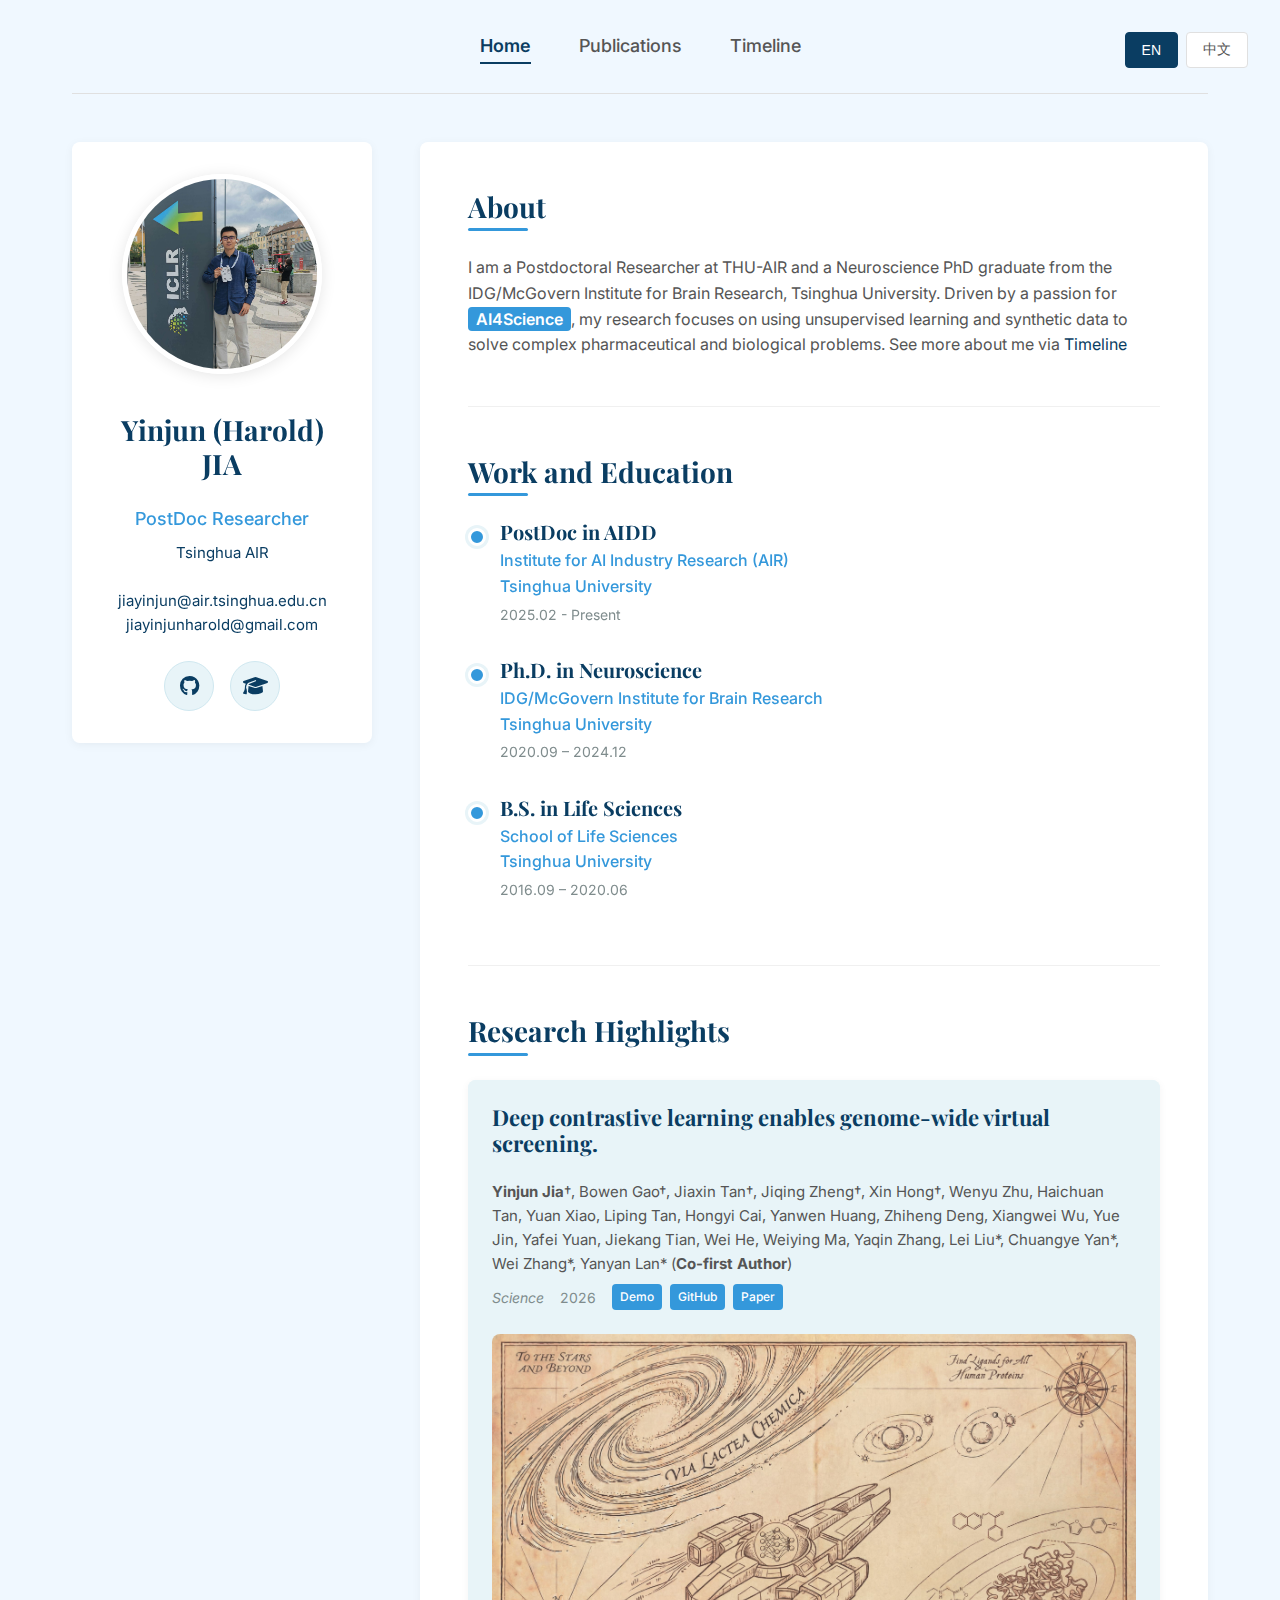
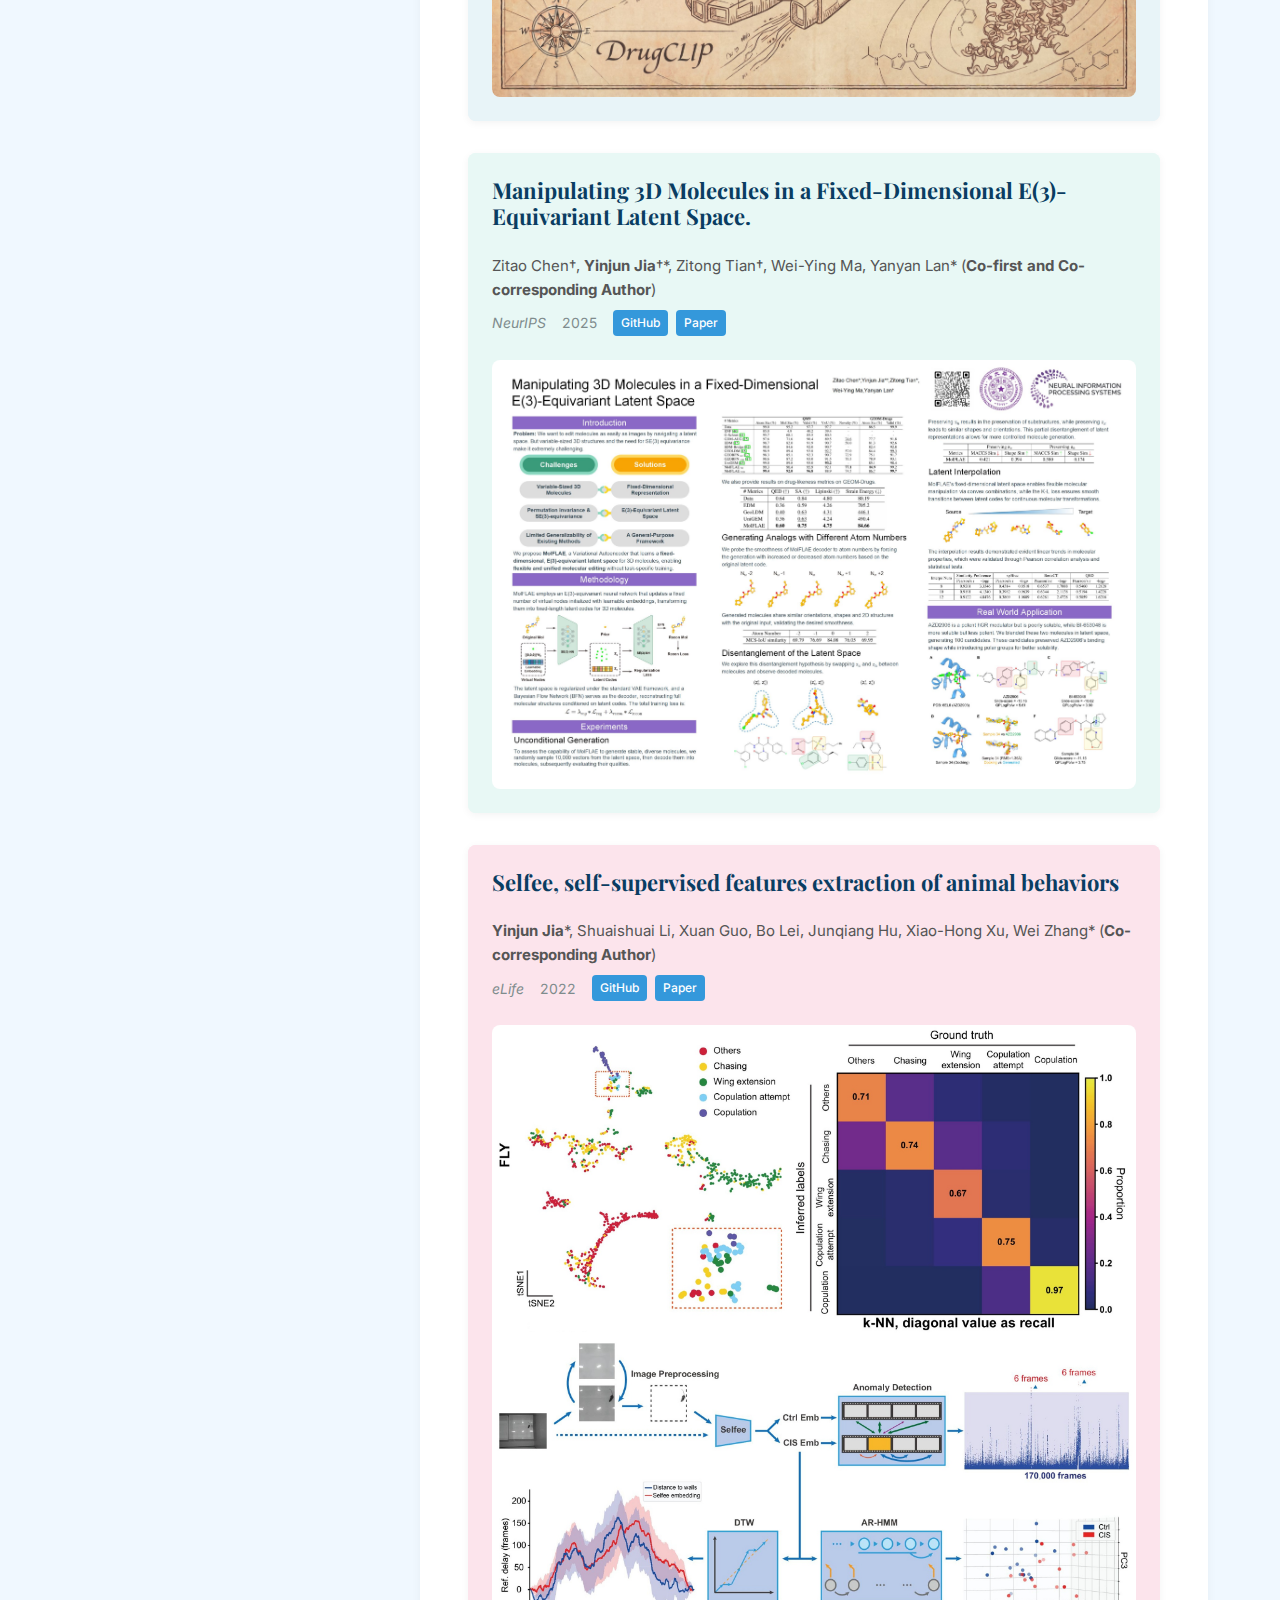
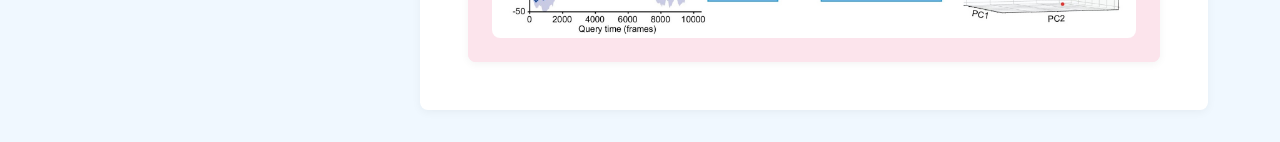
<file: index.html>
<!DOCTYPE html>
<html lang="en">
<head>
    <meta charset="UTF-8">
    <meta name="viewport" content="width=device-width, initial-scale=1.0">
    <title>Yinjun Harold JIA - Academic Homepage</title>
    <link rel="preconnect" href="https://fonts.googleapis.com">
    <link rel="preconnect" href="https://fonts.gstatic.com" crossorigin>
    <link href="https://fonts.googleapis.com/css2?family=Playfair+Display:wght@400;700&family=Inter:wght@300;400;500;600&display=swap" rel="stylesheet">
    <link rel="stylesheet" href="https://cdnjs.cloudflare.com/ajax/libs/font-awesome/6.4.0/css/all.min.css">
    <link rel="stylesheet" href="styles.css">
</head>
<body>
    <div class="container">
        <!-- Language Switcher -->
        <div class="language-switcher">
            <button id="en-btn" class="lang-btn active">EN</button>
            <button id="zh-btn" class="lang-btn">中文</button>
        </div>

        <!-- Navigation -->
        <nav class="navbar">
            <ul>
                <li><a href="index.html" class="nav-link active" data-en="Home" data-zh="首页">Home</a></li>
                <li><a href="publication.html" class="nav-link" data-en="Publications" data-zh="学术成果">Publications</a></li>
                <li><a href="timeline.html" class="nav-link" data-en="Timeline" data-zh="时间线">Timeline</a></li>
            </ul>
        </nav>

        <!-- Main Content -->
        <div class="main-content">
            <!-- Left Sidebar -->
            <aside class="sidebar">
                <div class="profile-photo">
                    <img src="images/profile.jpg" alt="Yinjun Harold JIA">
                </div>
                <div class="profile-info">
                    <h1 class="name" data-en="Yinjun (Harold) JIA" data-zh="贾寅君">Yinjun (Harold) JIA</h1>
                    <p class="title" data-en="PostDoc Researcher" data-zh="博士后研究员">PostDoc Researcher</p>
                    <p class="institution">
                        <a href="https://air.tsinghua.edu.cn" target="_blank" data-en="Tsinghua AIR" data-zh="清华智能产业研究院">Tsinghua AIR</a>
                    </p>
                    <p class="email">
                        <a href="mailto:jiayinjun@air.tsinghua.edu.cn">jiayinjun@air.tsinghua.edu.cn</a>
                        <br>
                        <a href="mailto:jiayinjunharold@gmail.com">jiayinjunharold@gmail.com</a>
                    </p>
                    <div class="links">
                        <a href="https://github.com/EBGU" target="_blank" class="social-link" title="GitHub">
                            <i class="fab fa-github"></i>
                        </a>
                        <a href="https://scholar.google.com/citations?user=y7j-CLUAAAAJ&hl=en" target="_blank" class="social-link" title="Google Scholar">
                            <i class="fas fa-graduation-cap"></i>
                        </a>
                    </div>
                </div>
            </aside>

            <!-- Right Content -->
            <main class="content">
                <!-- About Section -->
                <section class="section" id="about">
                    <h2 class="section-title" data-en="About" data-zh="个人简介">About</h2>
                    <p class="section-content" data-en="I am a Postdoctoral Researcher at THU-AIR and a Neuroscience PhD graduate from the IDG/McGovern Institute for Brain Research, Tsinghua University. Driven by a passion for <span class='highlight'>AI4Science</span>, my research focuses on using unsupervised learning and synthetic data to solve complex pharmaceutical and biological problems. See more about me via <a href='timeline.html'>Timeline</a>" data-zh="清华智能产业研究院博士后，清华麦戈文脑科学研究中心神经科学博士。目前深耕 <span class='highlight'>AI4Science</span> 领域，专注于通过无监督学习和合成数据探索前沿的生物医药课题。欢迎通过我的 <a href='timeline.html'>时间线</a> 来了解更多。">
                        I am a Postdoctoral Researcher at THU-AIR and a Neuroscience PhD graduate from the IDG/McGovern Institute for Brain Research, Tsinghua University. Driven by a passion for <span class='highlight'>AI4Science</span>, my research focuses on using unsupervised learning and synthetic data to solve complex pharmaceutical and biological problems. See more about me via <a href='timeline.html'>Timeline</a>
                    </p>
                </section>

                <!-- Work and Education Section -->
                <section class="section" id="work-education">
                    <h2 class="section-title" data-en="Work and Education" data-zh="工作与教育">Work and Education</h2>
                    <div class="section-content">
                        <div class="timeline-item">
                            <h3 class="item-title" data-en="PostDoc in AIDD" data-zh="AI药物发现博士后">PostDoc in AIDD</h3>
                            <p class="item-organization" data-en="Institute for AI Industry Research (AIR)<br>Tsinghua University" data-zh="清华大学智能产业研究院">Institute for AI Industry Research (AIR)<br>Tsinghua University</p>
                            <p class="item-date" data-en="2025.02 - Present" data-zh="2025年2月 - 至今">2025.02 - Present</p>
                        </div>
                        <div class="timeline-item">
                            <h3 class="item-title" data-en="Ph.D. in Neuroscience" data-zh="神经生物学博士">Ph.D. in Neuroscience</h3>
                            <p class="item-organization" data-en="IDG/McGovern Institute for Brain Research<br>Tsinghua University" data-zh="清华麦戈文脑科学研究中心">IDG/McGovern Institute for Brain Research<br>Tsinghua University</p>
                            <p class="item-date" data-en="2020.09 – 2024.12" data-zh="2020年9月 – 2024年12月">2020.09 – 2024.12</p>
                        </div>
                        <div class="timeline-item">
                            <h3 class="item-title" data-en="B.S. in Life Sciences" data-zh="生命科学学士">B.S. in Life Sciences</h3>
                            <p class="item-organization" data-en="School of Life Sciences<br>Tsinghua University" data-zh="清华大学生命科学学院">School of Life Sciences<br>Tsinghua University</p>
                            <p class="item-date" data-en="2016.09 – 2020.06" data-zh="2016年9月 – 2020年6月">2016.09 – 2020.06</p>
                        </div>
                    </div>
                </section>

                <!-- Research Highlights Section -->
                <section class="section" id="research-highlights">
                    <h2 class="section-title" data-en="Research Highlights" data-zh="代表性工作">Research Highlights</h2>
                    <div class="research-cards">
                        <div class="research-card">
                            <h3 class="card-title">Deep contrastive learning enables genome-wide virtual screening.</h3>
                            <p class="card-authors"><strong>Yinjun Jia</strong>†, Bowen Gao†, Jiaxin Tan†, Jiqing Zheng†, Xin Hong†, Wenyu Zhu, Haichuan Tan, Yuan Xiao, Liping Tan, Hongyi Cai, Yanwen Huang, Zhiheng Deng, Xiangwei Wu, Yue Jin, Yafei Yuan, Jiekang Tian, Wei He, Weiying Ma, Yaqin Zhang, Lei Liu*, Chuangye Yan*, Wei Zhang*, Yanyan Lan* (<strong>Co-first Author</strong>)</p>
                            <p class="card-journal">
                                <i>Science</i> 2026 
                                <span class="card-buttons">
                                    <a href="https://drugclip.com/index" target="_blank" class="card-button" data-en="Demo" data-zh="Demo">Demo</a>
                                    <a href="https://github.com/THU-ATOM/DrugCLIP_screen_pipeline" target="_blank" class="card-button" data-en="GitHub" data-zh="GitHub">GitHub</a>
                                    <a href="https://doi.org/10.1126/science.ads9530" target="_blank" class="card-button" data-en="Paper" data-zh="Paper">Paper</a>
                                </span>
                            </p>
                            <div class="card-image">
                                <img src="images/research1.jpg" alt="Research Image 1">
                            </div>
                        </div>
                        <div class="research-card">
                            <h3 class="card-title">Manipulating 3D Molecules in a Fixed-Dimensional E(3)-Equivariant Latent Space.</h3>
                            <p class="card-authors">Zitao Chen†, <strong>Yinjun Jia</strong>†*, Zitong Tian†, Wei-Ying Ma, Yanyan Lan* (<strong>Co-first and Co-corresponding Author</strong>)</p>
                            <p class="card-journal">
                                <i>NeurIPS</i> 2025 
                                <span class="card-buttons">
                                    <a href="https://github.com/MuZhao2333/MolFLAE" target="_blank" class="card-button" data-en="GitHub" data-zh="GitHub">GitHub</a>
                                    <a href="https://neurips.cc/virtual/2025/loc/san-diego/poster/119753" target="_blank" class="card-button" data-en="Paper" data-zh="Paper">Paper</a>
                                </span>
                            </p>
                            <div class="card-image">
                                <img src="images/research2.jpg" alt="Research Image 2">
                            </div>
                        </div>
                        <div class="research-card">
                            <h3 class="card-title">Selfee, self-supervised features extraction of animal behaviors</h3>
                            <p class="card-authors"><strong>Yinjun Jia</strong>*, Shuaishuai Li, Xuan Guo, Bo Lei, Junqiang Hu, Xiao-Hong Xu, Wei Zhang* (<strong>Co-corresponding Author</strong>)</p>
                            <p class="card-journal">
                                <i>eLife</i> 2022 
                                <span class="card-buttons">
                                    <a href="https://github.com/EBGU/Selfee" target="_blank" class="card-button" data-en="GitHub" data-zh="GitHub">GitHub</a>
                                    <a href="https://elifesciences.org/articles/76218" target="_blank" class="card-button" data-en="Paper" data-zh="Paper">Paper</a>
                                </span>
                            </p>
                            <div class="card-image">
                                <img src="images/research3.jpg" alt="Research Image 3">
                            </div>
                        </div>
                    </div>
                </section>
            </main>
        </div>
    </div>

    <script src="script.js"></script>
</body>
</html>
</file>
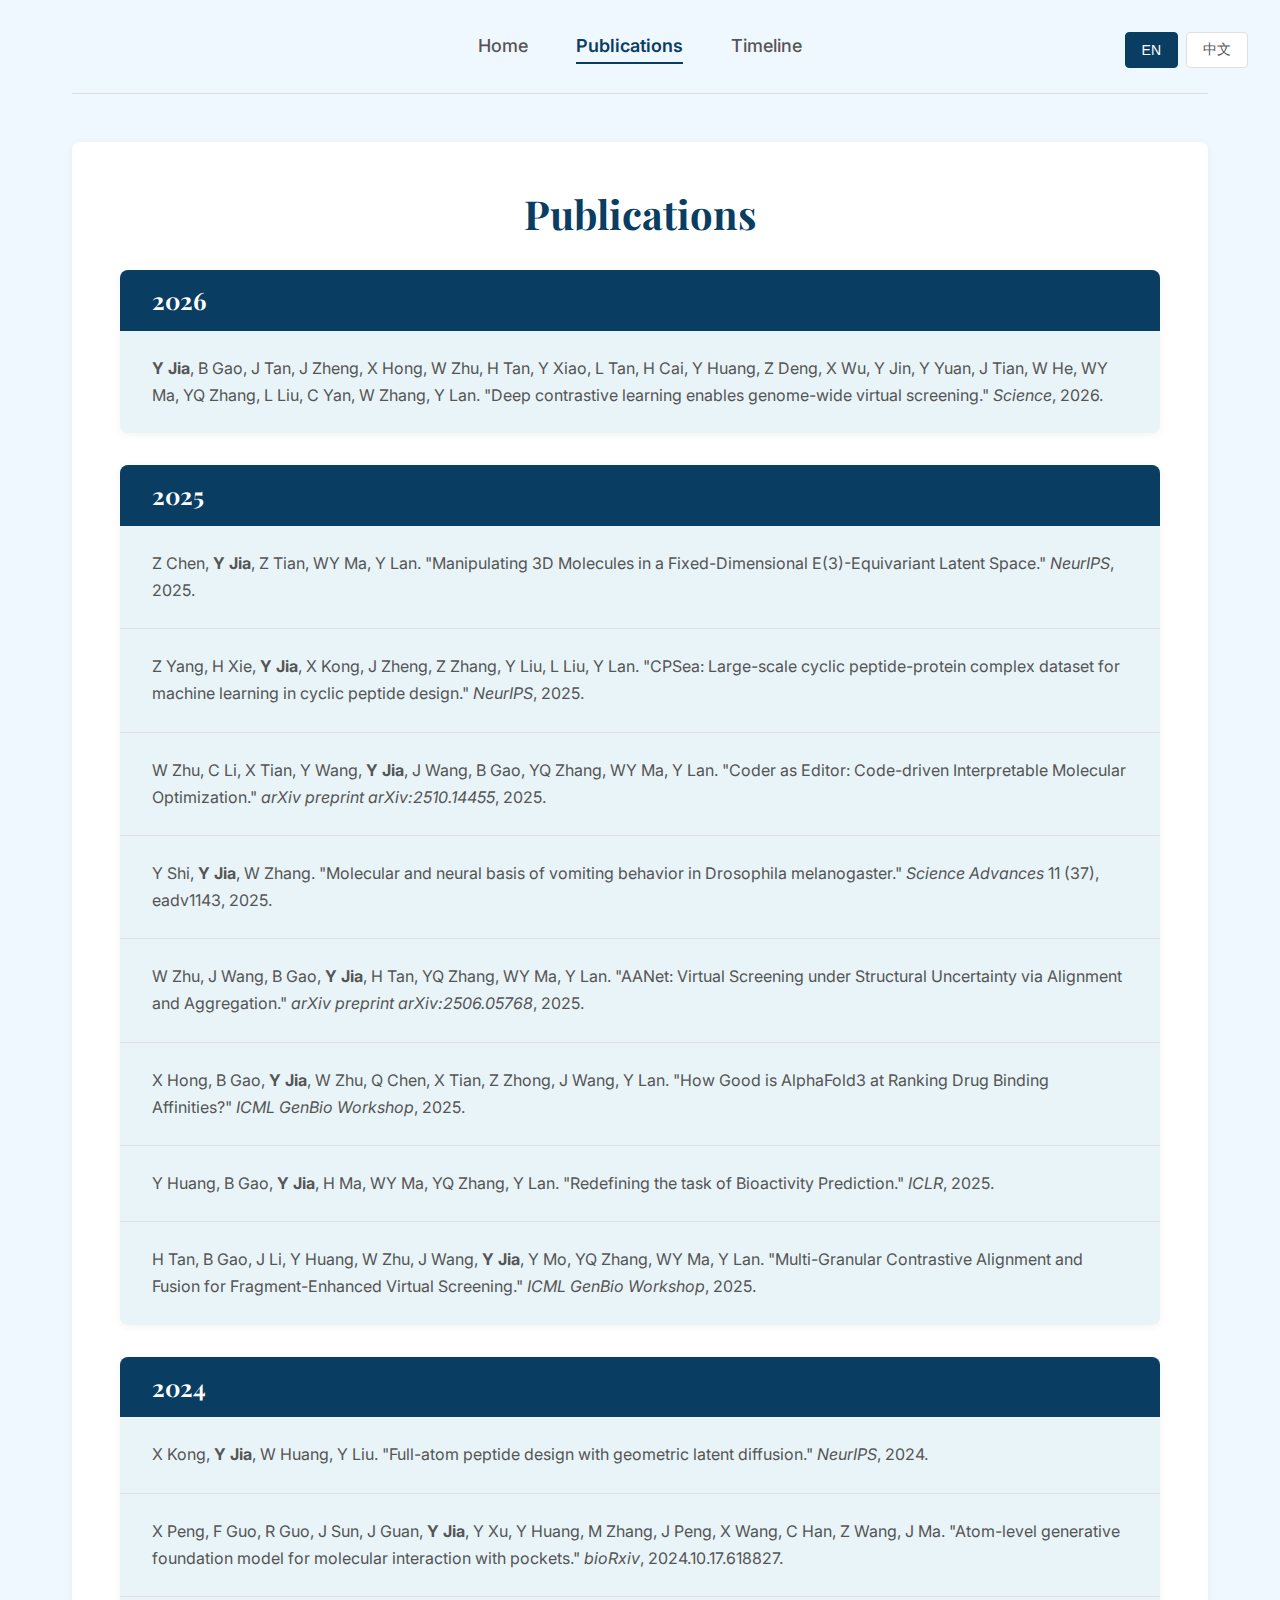
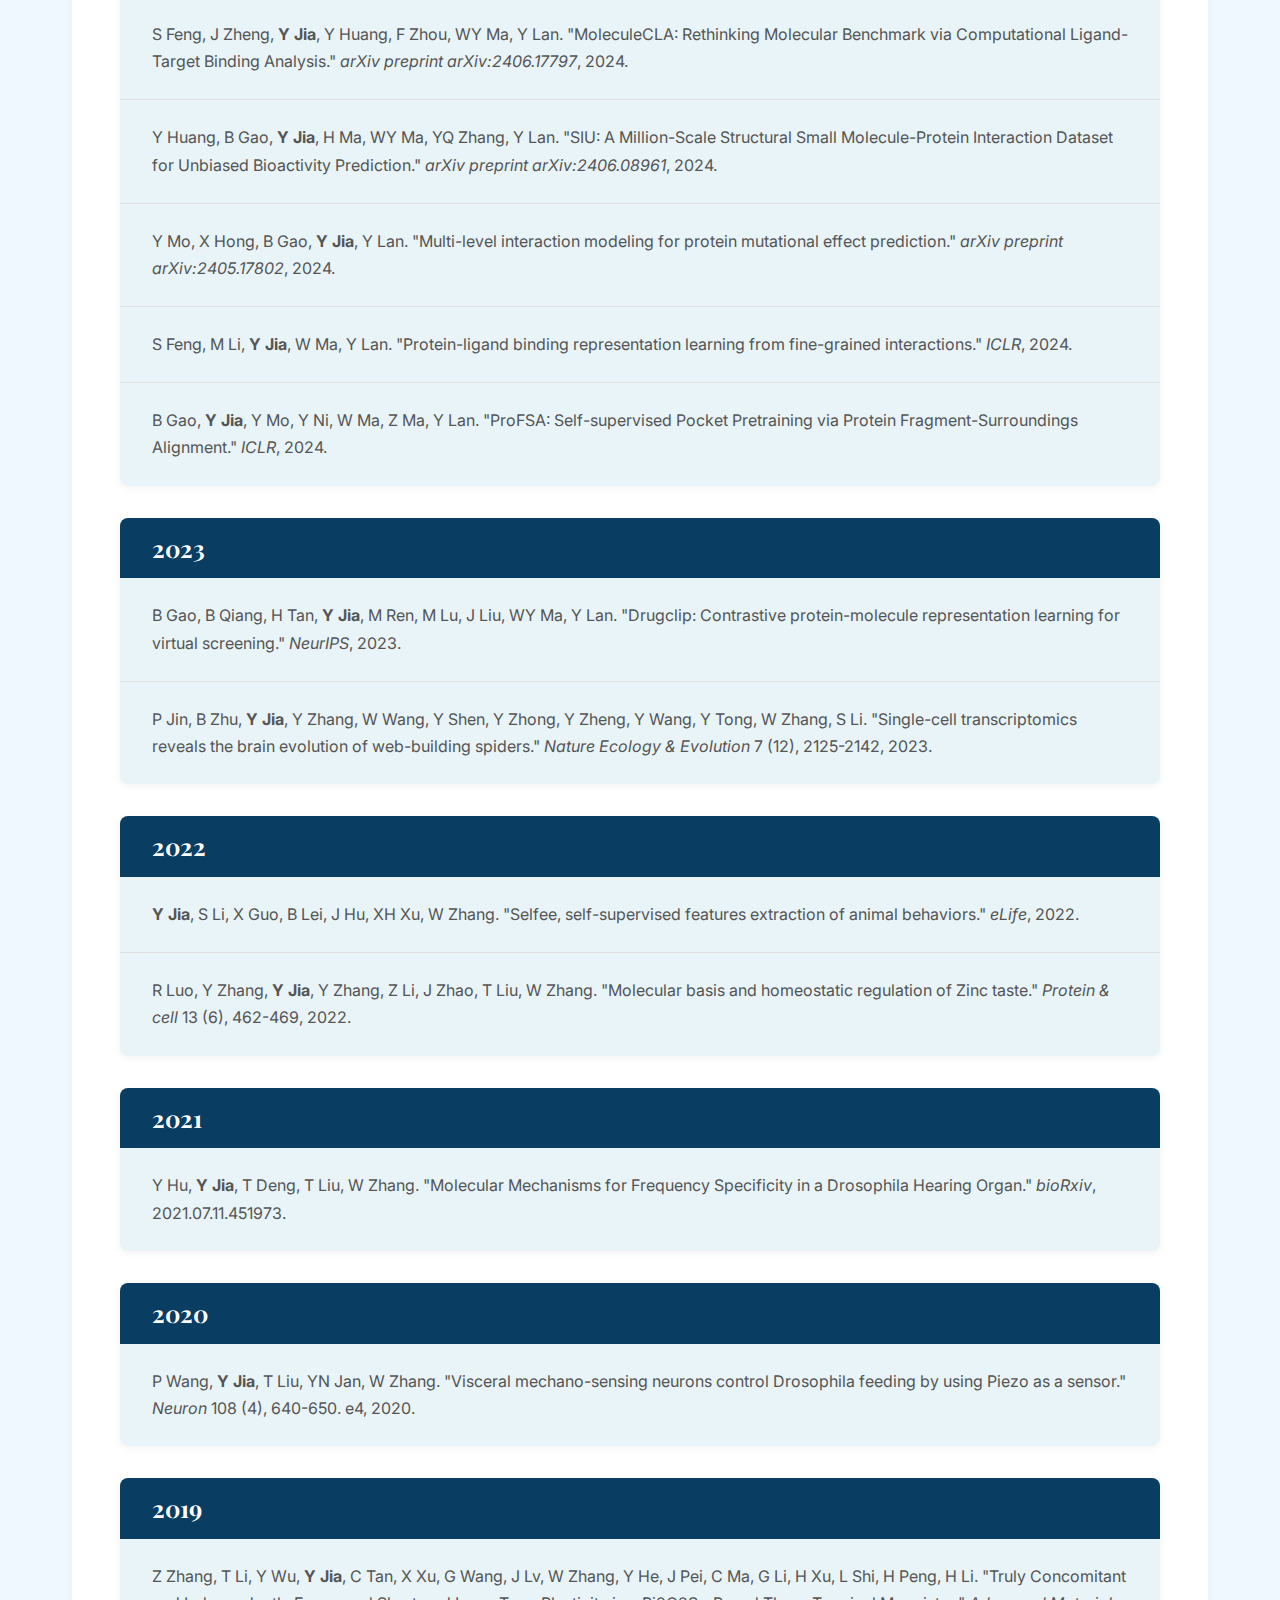
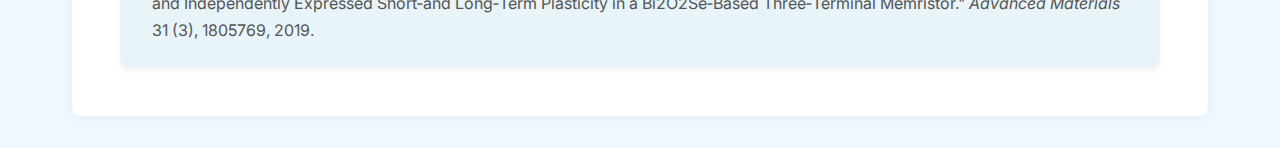
<file: publication.html>
<!DOCTYPE html>
<html lang="en">
<head>
    <meta charset="UTF-8">
    <meta name="viewport" content="width=device-width, initial-scale=1.0">
    <title>Publications - Yinjun Harold JIA</title>
    <link rel="preconnect" href="https://fonts.googleapis.com">
    <link rel="preconnect" href="https://fonts.gstatic.com" crossorigin>
    <link href="https://fonts.googleapis.com/css2?family=Playfair+Display:wght@400;700&family=Inter:wght@300;400;500;600&display=swap" rel="stylesheet">
    <link rel="stylesheet" href="styles.css">
</head>
<body>
    <div class="container">
        <!-- Language Switcher -->
        <div class="language-switcher">
            <button id="en-btn" class="lang-btn active">EN</button>
            <button id="zh-btn" class="lang-btn">中文</button>
        </div>

        <!-- Navigation -->
        <nav class="navbar">
            <ul>
                <li><a href="index.html" class="nav-link" data-en="Home" data-zh="首页">Home</a></li>
                <li><a href="publication.html" class="nav-link active" data-en="Publications" data-zh="学术成果">Publications</a></li>
                <li><a href="timeline.html" class="nav-link" data-en="Timeline" data-zh="时间线">Timeline</a></li>
            </ul>
        </nav>

        <!-- Main Content -->
        <div class="main-content">
            <main class="content full-width">
                <h1 class="page-title" data-en="Publications" data-zh="学术成果">Publications</h1>
                
                <!-- Publications by Year -->
                <div class="publications-container">
                    <!-- 2026 -->
                    <div class="year-section">
                        <h2 class="year-title">2026</h2>
                        <div class="publication-item">
                            <p class="publication-text"><strong>Y Jia</strong>, B Gao, J Tan, J Zheng, X Hong, W Zhu, H Tan, Y Xiao, L Tan, H Cai, Y Huang, Z Deng, X Wu, Y Jin, Y Yuan, J Tian, W He, WY Ma, YQ Zhang, L Liu, C Yan, W Zhang, Y Lan. "Deep contrastive learning enables genome-wide virtual screening." <i>Science</i>, 2026.</p>
                        </div>
                    </div>

                    <!-- 2025 -->
                    <div class="year-section">
                        <h2 class="year-title">2025</h2>
                        <div class="publication-item">
                            <p class="publication-text">Z Chen, <strong>Y Jia</strong>, Z Tian, WY Ma, Y Lan. "Manipulating 3D Molecules in a Fixed-Dimensional E(3)-Equivariant Latent Space." <i>NeurIPS</i>, 2025.</p>
                        </div>
                        <div class="publication-item">
                            <p class="publication-text">Z Yang, H Xie, <strong>Y Jia</strong>, X Kong, J Zheng, Z Zhang, Y Liu, L Liu, Y Lan. "CPSea: Large-scale cyclic peptide-protein complex dataset for machine learning in cyclic peptide design." <i>NeurIPS</i>, 2025.</p>
                        </div>
                        <div class="publication-item">
                            <p class="publication-text">W Zhu, C Li, X Tian, Y Wang, <strong>Y Jia</strong>, J Wang, B Gao, YQ Zhang, WY Ma, Y Lan. "Coder as Editor: Code-driven Interpretable Molecular Optimization." <i>arXiv preprint arXiv:2510.14455</i>, 2025.</p>
                        </div>
                        <div class="publication-item">
                            <p class="publication-text">Y Shi, <strong>Y Jia</strong>, W Zhang. "Molecular and neural basis of vomiting behavior in Drosophila melanogaster." <i>Science Advances</i> 11 (37), eadv1143, 2025.</p>
                        </div>
                        <div class="publication-item">
                            <p class="publication-text">W Zhu, J Wang, B Gao, <strong>Y Jia</strong>, H Tan, YQ Zhang, WY Ma, Y Lan. "AANet: Virtual Screening under Structural Uncertainty via Alignment and Aggregation." <i>arXiv preprint arXiv:2506.05768</i>, 2025.</p>
                        </div>
                        <div class="publication-item">
                            <p class="publication-text">X Hong, B Gao, <strong>Y Jia</strong>, W Zhu, Q Chen, X Tian, Z Zhong, J Wang, Y Lan. "How Good is AlphaFold3 at Ranking Drug Binding Affinities?" <i>ICML GenBio Workshop</i>, 2025.</p>
                        </div>
                        <div class="publication-item">
                            <p class="publication-text">Y Huang, B Gao, <strong>Y Jia</strong>, H Ma, WY Ma, YQ Zhang, Y Lan. "Redefining the task of Bioactivity Prediction." <i>ICLR</i>, 2025.</p>
                        </div>
                        <div class="publication-item">
                            <p class="publication-text">H Tan, B Gao, J Li, Y Huang, W Zhu, J Wang, <strong>Y Jia</strong>, Y Mo, YQ Zhang, WY Ma, Y Lan. "Multi-Granular Contrastive Alignment and Fusion for Fragment-Enhanced Virtual Screening." <i>ICML GenBio Workshop</i>, 2025.</p>
                        </div>
                    </div>

                    <!-- 2024 -->
                    <div class="year-section">
                        <h2 class="year-title">2024</h2>
                        <div class="publication-item">
                            <p class="publication-text">X Kong, <strong>Y Jia</strong>, W Huang, Y Liu. "Full-atom peptide design with geometric latent diffusion." <i>NeurIPS</i>, 2024.</p>
                        </div>
                        <div class="publication-item">
                            <p class="publication-text">X Peng, F Guo, R Guo, J Sun, J Guan, <strong>Y Jia</strong>, Y Xu, Y Huang, M Zhang, J Peng, X Wang, C Han, Z Wang, J Ma. "Atom-level generative foundation model for molecular interaction with pockets." <i>bioRxiv</i>, 2024.10.17.618827.</p>
                        </div>
                        <div class="publication-item">
                            <p class="publication-text">S Feng, J Zheng, <strong>Y Jia</strong>, Y Huang, F Zhou, WY Ma, Y Lan. "MoleculeCLA: Rethinking Molecular Benchmark via Computational Ligand-Target Binding Analysis." <i>arXiv preprint arXiv:2406.17797</i>, 2024.</p>
                        </div>
                        <div class="publication-item">
                            <p class="publication-text">Y Huang, B Gao, <strong>Y Jia</strong>, H Ma, WY Ma, YQ Zhang, Y Lan. "SIU: A Million-Scale Structural Small Molecule-Protein Interaction Dataset for Unbiased Bioactivity Prediction." <i>arXiv preprint arXiv:2406.08961</i>, 2024.</p>
                        </div>
                        <div class="publication-item">
                            <p class="publication-text">Y Mo, X Hong, B Gao, <strong>Y Jia</strong>, Y Lan. "Multi-level interaction modeling for protein mutational effect prediction." <i>arXiv preprint arXiv:2405.17802</i>, 2024.</p>
                        </div>
                        <div class="publication-item">
                            <p class="publication-text">S Feng, M Li, <strong>Y Jia</strong>, W Ma, Y Lan. "Protein-ligand binding representation learning from fine-grained interactions." <i>ICLR</i>, 2024.</p>
                        </div>
                        <div class="publication-item">
                            <p class="publication-text">B Gao, <strong>Y Jia</strong>, Y Mo, Y Ni, W Ma, Z Ma, Y Lan. "ProFSA: Self-supervised Pocket Pretraining via Protein Fragment-Surroundings Alignment." <i>ICLR</i>, 2024.</p>
                        </div>
                    </div>

                    <!-- 2023 -->
                    <div class="year-section">
                        <h2 class="year-title">2023</h2>
                        <div class="publication-item">
                            <p class="publication-text">B Gao, B Qiang, H Tan, <strong>Y Jia</strong>, M Ren, M Lu, J Liu, WY Ma, Y Lan. "Drugclip: Contrastive protein-molecule representation learning for virtual screening." <i>NeurIPS</i>, 2023.</p>
                        </div>
                        <div class="publication-item">
                            <p class="publication-text">P Jin, B Zhu, <strong>Y Jia</strong>, Y Zhang, W Wang, Y Shen, Y Zhong, Y Zheng, Y Wang, Y Tong, W Zhang, S Li. "Single-cell transcriptomics reveals the brain evolution of web-building spiders." <i>Nature Ecology & Evolution</i> 7 (12), 2125-2142, 2023.</p>
                        </div>
                    </div>

                    <!-- 2022 -->
                    <div class="year-section">
                        <h2 class="year-title">2022</h2>
                        <div class="publication-item">
                            <p class="publication-text"><strong>Y Jia</strong>, S Li, X Guo, B Lei, J Hu, XH Xu, W Zhang. "Selfee, self-supervised features extraction of animal behaviors." <i>eLife</i>, 2022.</p>
                        </div>
                        <div class="publication-item">
                            <p class="publication-text">R Luo, Y Zhang, <strong>Y Jia</strong>, Y Zhang, Z Li, J Zhao, T Liu, W Zhang. "Molecular basis and homeostatic regulation of Zinc taste." <i>Protein & cell</i> 13 (6), 462-469, 2022.</p>
                        </div>
                    </div>

                    <!-- 2021 -->
                    <div class="year-section">
                        <h2 class="year-title">2021</h2>
                        <div class="publication-item">
                            <p class="publication-text">Y Hu, <strong>Y Jia</strong>, T Deng, T Liu, W Zhang. "Molecular Mechanisms for Frequency Specificity in a Drosophila Hearing Organ." <i>bioRxiv</i>, 2021.07.11.451973.</p>
                        </div>
                    </div>

                    <!-- 2020 -->
                    <div class="year-section">
                        <h2 class="year-title">2020</h2>
                        <div class="publication-item">
                            <p class="publication-text">P Wang, <strong>Y Jia</strong>, T Liu, YN Jan, W Zhang. "Visceral mechano-sensing neurons control Drosophila feeding by using Piezo as a sensor." <i>Neuron</i> 108 (4), 640-650. e4, 2020.</p>
                        </div>
                    </div>

                    <!-- 2019 -->
                    <div class="year-section">
                        <h2 class="year-title">2019</h2>
                        <div class="publication-item">
                            <p class="publication-text">Z Zhang, T Li, Y Wu, <strong>Y Jia</strong>, C Tan, X Xu, G Wang, J Lv, W Zhang, Y He, J Pei, C Ma, G Li, H Xu, L Shi, H Peng, H Li. "Truly Concomitant and Independently Expressed Short‐and Long‐Term Plasticity in a Bi2O2Se‐Based Three‐Terminal Memristor." <i>Advanced Materials</i> 31 (3), 1805769, 2019.</p>
                        </div>
                    </div>
                </div>
            </main>
        </div>
    </div>

    <script src="script.js"></script>
</body>
</html>
</file>
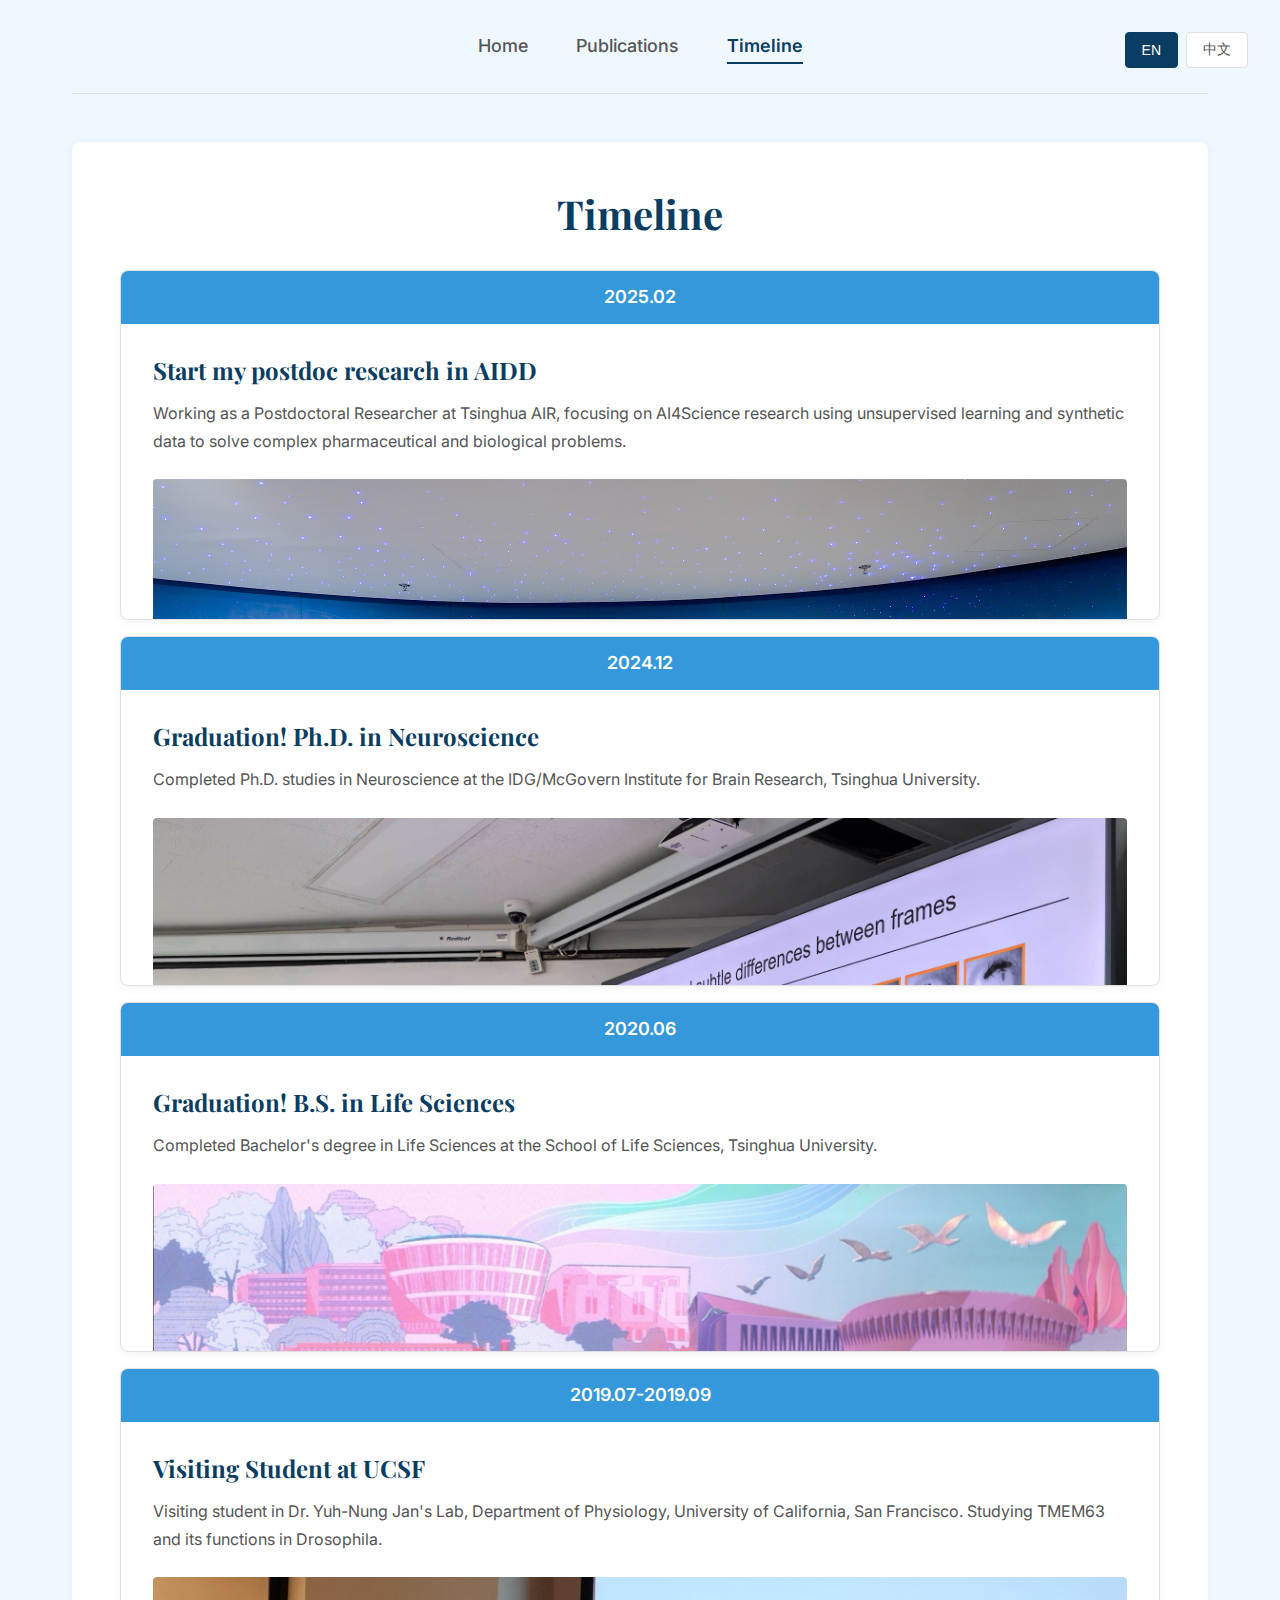
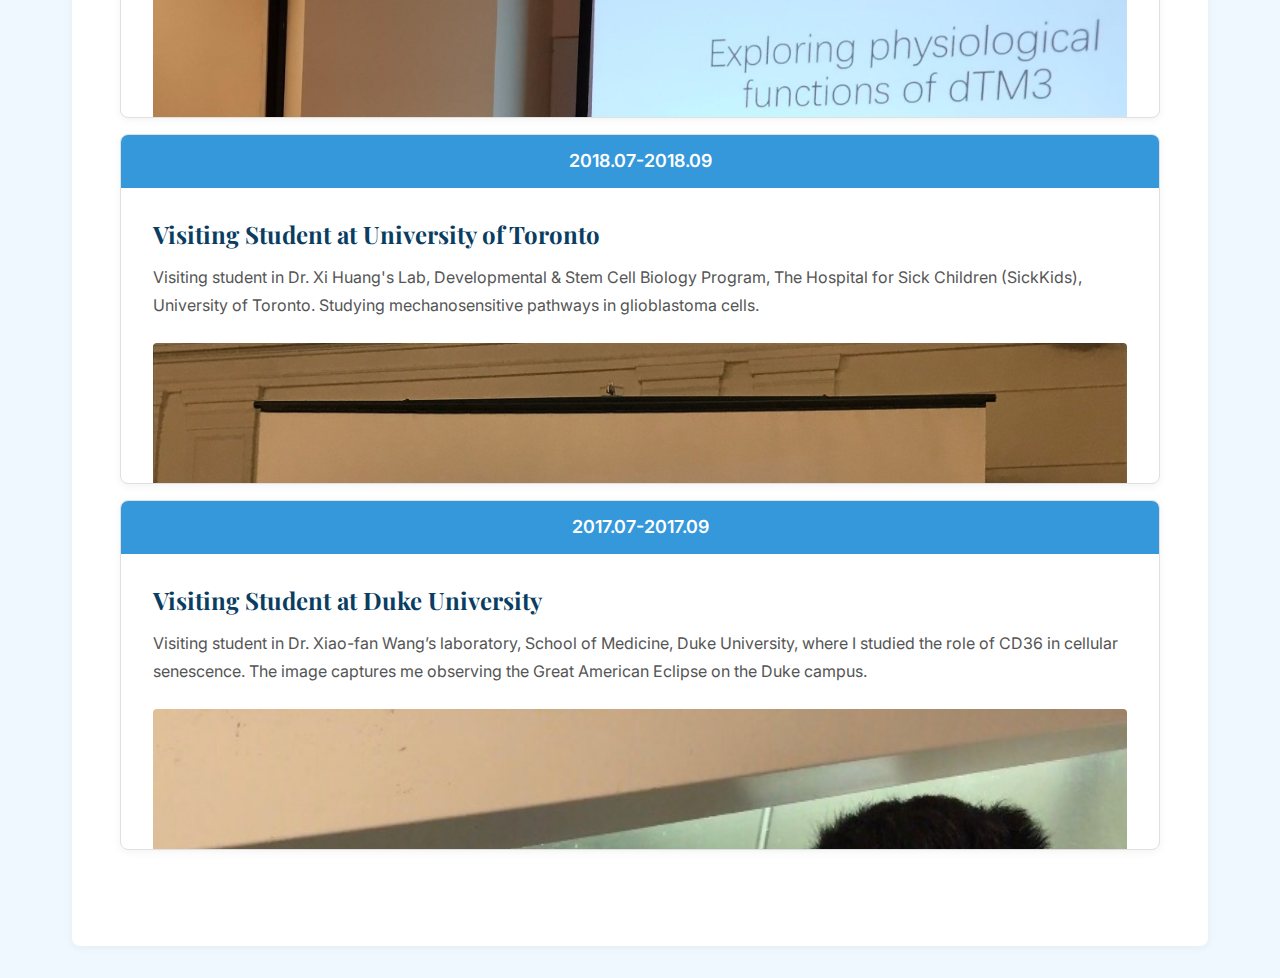
<file: timeline.html>
<!DOCTYPE html>
<html lang="en">
<head>
    <meta charset="UTF-8">
    <meta name="viewport" content="width=device-width, initial-scale=1.0">
    <title>Timeline - Yinjun Harold JIA</title>
    <link rel="preconnect" href="https://fonts.googleapis.com">
    <link rel="preconnect" href="https://fonts.gstatic.com" crossorigin>
    <link href="https://fonts.googleapis.com/css2?family=Playfair+Display:wght@400;700&family=Inter:wght@300;400;500;600&display=swap" rel="stylesheet">
    <link rel="stylesheet" href="styles.css">
</head>
<body>
    <div class="container">
        <!-- Language Switcher -->
        <div class="language-switcher">
            <button id="en-btn" class="lang-btn active">EN</button>
            <button id="zh-btn" class="lang-btn">中文</button>
        </div>

        <!-- Navigation -->
        <nav class="navbar">
            <ul>
                <li><a href="index.html" class="nav-link" data-en="Home" data-zh="首页">Home</a></li>
                <li><a href="publication.html" class="nav-link" data-en="Publications" data-zh="学术成果">Publications</a></li>
                <li><a href="timeline.html" class="nav-link active" data-en="Timeline" data-zh="时间线">Timeline</a></li>
            </ul>
        </nav>

        <!-- Main Content -->
        <div class="main-content">
            <main class="content full-width">
                <h1 class="page-title" data-en="Timeline" data-zh="时间线">Timeline</h1>
                
                <!-- Timeline -->
                <div class="timeline-container">
                    <!-- Timeline Item 1 -->
                    <div class="timeline-card">
                        <div class="timeline-date">2025.02</div>
                        <div class="timeline-content">
                            <h2 class="timeline-title" data-en="Start my postdoc research in AIDD" data-zh="AI药物发现博士后">Start my postdoc research in AIDD</h2>
                            <p class="timeline-text" data-en="Working as a Postdoctoral Researcher at Tsinghua AIR, focusing on AI4Science research using unsupervised learning and synthetic data to solve complex pharmaceutical and biological problems." data-zh="开始在清华智能产业研究院担任博士后研究员，专注于AI4Science研究，使用无监督学习和合成数据解决复杂的医药和生物问题。">
                                Working as a Postdoctoral Researcher at Tsinghua AIR, focusing on AI4Science research using unsupervised learning and synthetic data to solve complex pharmaceutical and biological problems.
                            </p>
                            <div class="timeline-image">
                                <img src="images/air.jpg" alt="Tsinghua AIR">
                            </div>
                        </div>
                    </div>

                    <!-- Timeline Item 2 -->
                    <div class="timeline-card">
                        <div class="timeline-date">2024.12</div>
                        <div class="timeline-content">
                            <h2 class="timeline-title" data-en="Graduation! Ph.D. in Neuroscience" data-zh="神经生物学博士">Graduation! Ph.D. in Neuroscience</h2>
                            <p class="timeline-text" data-en="Completed Ph.D. studies in Neuroscience at the IDG/McGovern Institute for Brain Research, Tsinghua University." data-zh="在清华大学IDG/麦戈文脑科学研究院获得神经科学博士学位。">
                                Completed Ph.D. studies in Neuroscience at the IDG/McGovern Institute for Brain Research, Tsinghua University.
                            </p>
                            <div class="timeline-image">
                                <img src="images/phd.jpg" alt="Ph.D. Studies">
                            </div>
                        </div>
                    </div>

                    <!-- Timeline Item 3 -->
                    <div class="timeline-card">
                        <div class="timeline-date">2020.06</div>
                        <div class="timeline-content">
                            <h2 class="timeline-title" data-en="Graduation! B.S. in Life Sciences" data-zh="生命科学学士">Graduation! B.S. in Life Sciences</h2>
                            <p class="timeline-text" data-en="Completed Bachelor's degree in Life Sciences at the School of Life Sciences, Tsinghua University." data-zh="在清华大学生命科学学院完成生命科学学士学位。">
                                Completed Bachelor's degree in Life Sciences at the School of Life Sciences, Tsinghua University.
                            </p>
                            <div class="timeline-image">
                                <img src="images/thu.jpg" alt="THU">
                            </div>
                        </div>
                    </div>
                    
                    <!-- Timeline Item 4 -->
                    <div class="timeline-card">
                        <div class="timeline-date">2019.07-2019.09</div>
                        <div class="timeline-content">
                            <h2 class="timeline-title" data-en="Visiting Student at UCSF" data-zh="加州大学旧金山分校访问学生">Visiting Student at UCSF</h2>
                            <p class="timeline-text" data-en="Visiting student in Dr. Yuh-Nung Jan's Lab, Department of Physiology, University of California, San Francisco. Studying TMEM63 and its functions in Drosophila." data-zh="在加州大学旧金山分校生理学系詹裕农博士实验室暑期访问，研究TMEM63及其在果蝇中的功能。">
                                Visiting student in Dr. Yuh-Nung Jan's Lab, Department of Physiology, University of California, San Francisco. Studying TMEM63 and its functions in Drosophila.
                            </p>
                            <div class="timeline-image">
                                <img src="images/ucsf.jpg" alt="UCSF">
                            </div>
                        </div>
                    </div>
                    
                    <!-- Timeline Item 5 -->
                    <div class="timeline-card">
                        <div class="timeline-date">2018.07-2018.09</div>
                        <div class="timeline-content">
                            <h2 class="timeline-title" data-en="Visiting Student at University of Toronto" data-zh="多伦多大学访问学生">Visiting Student at University of Toronto</h2>
                            <p class="timeline-text" data-en="Visiting student in Dr. Xi Huang's Lab, The Hospital for Sick Children (SickKids), University of Toronto. Studying mechanosensitive pathways in glioblastoma cells." data-zh="在多伦多大学儿童医院（SickKids）黄熹博士实验室暑期访问，研究胶质母细胞瘤细胞中的机械力感受信号通路。">
                                Visiting student in Dr. Xi Huang's Lab, Developmental & Stem Cell Biology Program, The Hospital for Sick Children (SickKids), University of Toronto. Studying mechanosensitive pathways in glioblastoma cells.
                            </p>
                            <div class="timeline-image">
                                <img src="images/UofT.jpg" alt="University of Toronto">
                            </div>
                        </div>
                    </div>
                    
                    <!-- Timeline Item 6 -->
                    <div class="timeline-card">
                        <div class="timeline-date">2017.07-2017.09</div>
                        <div class="timeline-content">
                            <h2 class="timeline-title" data-en="Visiting Student at Duke University" data-zh="杜克大学访问学生">Visiting Student at Duke University</h2>
                            <p class="timeline-text" data-en="Visiting student in Dr. Xiao-fan Wang’s laboratory, School of Medicine, Duke University, where I studied the role of CD36 in cellular senescence." data-zh="在杜克大学医学院王小凡博士实验室暑期访问，研究CD36在细胞衰老中的功能。">
                                Visiting student in Dr. Xiao-fan Wang’s laboratory, School of Medicine, Duke University, where I studied the role of CD36 in cellular senescence. The image captures me observing the Great American Eclipse on the Duke campus.
                            </p>
                            <div class="timeline-image">
                                <img src="images/duke.jpg" alt="Duke University">
                            </div>
                        </div>
                    </div>
                </div>
            </main>
        </div>
    </div>

    <script src="script.js"></script>
</body>
</html>
</file>
<file: styles.css>
/* Reset and Base Styles */
* {
    margin: 0;
    padding: 0;
    box-sizing: border-box;
}

body {
    font-family: 'Inter', -apple-system, BlinkMacSystemFont, 'Segoe UI', Roboto, Oxygen, Ubuntu, Cantarell, sans-serif;
    font-size: 16px;
    line-height: 1.6;
    color: #333333;
    background-color: #f0f8ff;
    -webkit-font-smoothing: antialiased;
    -moz-osx-font-smoothing: grayscale;
}

/* Typography */
h1, h2, h3, h4, h5, h6 {
    font-family: 'Playfair Display', Georgia, 'Times New Roman', serif;
    font-weight: 700;
    line-height: 1.2;
    color: #0a3d62;
    margin-bottom: 1rem;
}

/* Highlight Style */
.highlight {
    background-color: #3498db;
    color: #ffffff;
    padding: 0.125rem 0.5rem;
    border-radius: 4px;
    font-weight: 600;
    transition: all 0.3s ease;
}

.highlight:hover {
    background-color: #d0e8f0;
    color: #0a3d62;
}

h1 {
    font-size: 2.5rem;
    margin-bottom: 1.5rem;
}

h2 {
    font-size: 2rem;
    margin-bottom: 1.25rem;
}

h3 {
    font-size: 1.5rem;
    margin-bottom: 1rem;
}

p {
    margin-bottom: 1rem;
    color: #555555;
}

a {
    color: #0a3d62;
    text-decoration: none;
    transition: color 0.3s ease;
}

a:hover {
    color: #3498db;
}

/* Container and Layout */
.container {
    max-width: 1200px;
    margin: 0 auto;
    padding: 2rem;
}

/* Language Switcher */
.language-switcher {
    position: absolute;
    top: 2rem;
    right: 2rem;
    display: flex;
    gap: 0.5rem;
}

.lang-btn {
    padding: 0.5rem 1rem;
    border: 1px solid #e0e0e0;
    background-color: #ffffff;
    color: #555555;
    border-radius: 4px;
    cursor: pointer;
    font-size: 0.875rem;
    transition: all 0.3s ease;
    font-weight: 500;
}

.lang-btn:hover {
    background-color: #f0f0f0;
}

.lang-btn.active {
    background-color: #0a3d62;
    color: #ffffff;
    border-color: #0a3d62;
}

/* Navigation */
.navbar {
    margin-bottom: 3rem;
    padding-bottom: 2rem;
    border-bottom: 1px solid #e0e0e0;
}

.navbar ul {
    list-style: none;
    display: flex;
    gap: 3rem;
    justify-content: center;
}

.nav-link {
    font-size: 1.125rem;
    font-weight: 500;
    color: #555555;
    position: relative;
    padding-bottom: 0.5rem;
}

.nav-link::after {
    content: '';
    position: absolute;
    bottom: 0;
    left: 0;
    width: 0;
    height: 2px;
    background-color: #0a3d62;
    transition: width 0.3s ease;
}

.nav-link:hover::after,
.nav-link.active::after {
    width: 100%;
}

.nav-link.active {
    color: #0a3d62;
    font-weight: 600;
}

/* Main Content */
.main-content {
    display: grid;
    grid-template-columns: 300px 1fr;
    gap: 3rem;
    align-items: start;
}

/* Sidebar */
.sidebar {
    background-color: #ffffff;
    padding: 2rem;
    border-radius: 8px;
    box-shadow: 0 2px 10px rgba(0, 0, 0, 0.05);
    position: sticky;
    top: 2rem;
    height: fit-content;
}

.profile-photo {
    margin-bottom: 2rem;
    text-align: center;
}

.profile-photo img {
    width: 200px;
    height: 200px;
    border-radius: 50%;
    object-fit: cover;
    border: 5px solid #ffffff;
    box-shadow: 0 2px 15px rgba(0, 0, 0, 0.1);
}

.profile-info {
    text-align: center;
}

.name {
    font-size: 1.75rem;
    margin-bottom: 1.5rem;
    color: #0a3d62;
}

.title {
    font-size: 1.125rem;
    font-weight: 500;
    color: #3498db;
    margin-bottom: 0.5rem;
}

.institution {
    margin-bottom: 1.5rem;
    font-size: 0.9375rem;
}

.email {
    margin-bottom: 1.5rem;
    font-size: 0.9375rem;
}

.links {
    display: flex;
    gap: 1rem;
    justify-content: center;
    flex-wrap: wrap;
}

.social-link {
    padding: 0.75rem;
    background-color: #e8f4f8;
    border: 1px solid #d0e8f0;
    border-radius: 50%;
    font-size: 1.25rem;
    width: 50px;
    height: 50px;
    display: flex;
    align-items: center;
    justify-content: center;
    transition: all 0.3s ease;
    color: #0a3d62;
}

.social-link:hover {
    background-color: #d0e8f0;
    transform: translateY(-2px);
    color: #3498db;
}

/* Content Area */
.content {
    background-color: #ffffff;
    padding: 3rem;
    border-radius: 8px;
    box-shadow: 0 2px 10px rgba(0, 0, 0, 0.05);
}

.content.full-width {
    grid-column: 1 / -1;
}

/* Sections */
.section {
    margin-bottom: 3rem;
    padding-bottom: 2rem;
    border-bottom: 1px solid #f0f0f0;
}

.section:last-child {
    margin-bottom: 0;
    padding-bottom: 0;
    border-bottom: none;
}

.section-title {
    font-size: 1.75rem;
    margin-bottom: 1.5rem;
    color: #0a3d62;
    position: relative;
    padding-bottom: 0.5rem;
}

.section-title::after {
    content: '';
    position: absolute;
    bottom: 0;
    left: 0;
    width: 60px;
    height: 3px;
    background-color: #3498db;
    border-radius: 2px;
}

/* Work and Education */
.timeline-item {
    margin-bottom: 2rem;
    padding-left: 2rem;
    position: relative;
}

.timeline-item::before {
    content: '';
    position: absolute;
    left: 0;
    top: 0.5rem;
    width: 12px;
    height: 12px;
    background-color: #3498db;
    border-radius: 50%;
    border: 3px solid #ffffff;
    box-shadow: 0 0 0 3px #e8f4f8;
}

.item-title {
    font-size: 1.25rem;
    margin-bottom: 0.25rem;
    color: #0a3d62;
}

.item-organization {
    font-weight: 500;
    color: #3498db;
    margin-bottom: 0.25rem;
}

.item-date {
    font-size: 0.875rem;
    color: #7f8c8d;
    margin-bottom: 0;
}

/* Research Highlights */
.research-cards {
    display: flex;
    flex-direction: column;
    gap: 2rem;
}

.research-card {
    border-radius: 8px;
    overflow: hidden;
    transition: all 0.3s ease;
    box-shadow: 0 2px 8px rgba(0, 0, 0, 0.05);
}

.research-card:nth-child(1) {
    background-color: #e8f4f8; /* 浅蓝马卡龙 */
}

.research-card:nth-child(2) {
    background-color: #e8f8f5; /* 浅绿马卡龙 */
}

.research-card:nth-child(3) {
    background-color: #fce4ec; /* 浅粉马卡龙 */
}

.research-card:hover {
    transform: translateY(-4px);
    box-shadow: 0 4px 16px rgba(0, 0, 0, 0.1);
}

.card-title {
    padding: 1.5rem;
    margin-bottom: 0;
    font-size: 1.375rem;
    background-color: inherit;
}

.card-authors {
    padding: 0 1.5rem 0.5rem 1.5rem;
    margin-bottom: 0;
    font-size: 0.9375rem;
    color: #555555;
    line-height: 1.6;
}

.card-journal {
    padding: 0 1.5rem 1.5rem 1.5rem;
    margin-bottom: 0;
    font-size: 0.875rem;
    color: #7f8c8d;
    line-height: 1.5;
    display: flex;
    align-items: center;
    gap: 1rem;
    flex-wrap: wrap;
}

.card-buttons {
    display: inline-flex;
    gap: 0.5rem;
    flex-wrap: wrap;
    align-items: center;
}

.card-button {
    padding: 0.25rem 0.5rem;
    background-color: #3498db;
    color: #ffffff;
    border-radius: 4px;
    font-size: 0.75rem;
    font-weight: 500;
    transition: all 0.3s ease;
    border: none;
    cursor: pointer;
    text-decoration: none;
    display: inline-block;
}

.card-button:hover {
    background-color: #0a3d62;
    color: #ffffff;
    transform: translateY(-2px);
}

.card-image {
    padding: 0 1.5rem 1.5rem 1.5rem;
    background-color: inherit;
    width: 100%;
    overflow: hidden;
    position: relative;
}

.card-image img {
    width: 100%;
    height: auto;
    object-fit: contain; /* 确保图片完全显示 */
    display: block;
    border-radius: 8px;
    transition: transform 0.3s ease;
    cursor: grab;
    transform-origin: center center;
    position: relative; /* 改为相对定位 */
}

.card-image img:active {
    cursor: grabbing;
}



/* Publications Page */
.page-title {
    font-size: 2.5rem;
    margin-bottom: 2rem;
    text-align: center;
    color: #0a3d62;
}

.publications-container {
    display: flex;
    flex-direction: column;
    gap: 2rem;
}

.year-section {
    background-color: #e8f4f8;
    border-radius: 8px;
    overflow: hidden;
    box-shadow: 0 2px 8px rgba(0, 0, 0, 0.05);
}

.year-title {
    background-color: #0a3d62;
    color: #ffffff;
    padding: 1rem 2rem;
    margin-bottom: 0;
    font-size: 1.5rem;
}

.publication-item {
    padding: 1.5rem 2rem;
    border-bottom: 1px solid #e0e0e0;
}

.publication-item:last-child {
    border-bottom: none;
}

.publication-text {
    margin-bottom: 0;
    line-height: 1.7;
}

/* Timeline Page */
.timeline-container {
    display: flex;
    flex-direction: column;
    gap: 0;
    position: relative;
    margin-bottom: 3rem;
}

.timeline-card {
    background-color: #ffffff;
    border: 1px solid #e0e0e0;
    border-radius: 8px;
    overflow: hidden;
    box-shadow: 0 2px 10px rgba(0, 0, 0, 0.05);
    transition: all 0.3s ease;
    position: relative;
    margin-bottom: 1rem;
    z-index: 1;
    cursor: pointer;
    width: 100%;
    max-height: 350px; /* 增加折叠时显示的高度，露出更多内容 */
}

.timeline-card.expanded {
    max-height: 2000px; /* 展开时的最大高度，足够容纳内容 */
    margin-bottom: 2rem;
    z-index: 10;
    box-shadow: 0 8px 24px rgba(0, 0, 0, 0.15);
}

.timeline-card:last-child {
    margin-bottom: 0;
}

.timeline-card:hover {
    transform: translateY(-4px);
    box-shadow: 0 4px 16px rgba(0, 0, 0, 0.1);
}

.timeline-date {
    background-color: #3498db;
    color: #ffffff;
    padding: 0.75rem 1.5rem;
    font-size: 1.125rem;
    font-weight: 600;
    text-align: center;
}

.timeline-content {
    padding: 2rem;
}

.timeline-title {
    font-size: 1.5rem;
    margin-bottom: 1rem;
    color: #0a3d62;
}

.timeline-text {
    margin-bottom: 1.5rem;
    line-height: 1.7;
}

.timeline-image {
    width: 100%;
    overflow: hidden;
    border-radius: 4px;
}

.timeline-image img {
    width: 100%;
    height: auto;
    display: block;
}

/* Responsive Design */
@media (max-width: 1024px) {
    .container {
        padding: 1.5rem;
    }

    .main-content {
        grid-template-columns: 1fr;
        gap: 2rem;
    }

    .sidebar {
        position: static;
        order: -1;
    }

    .language-switcher {
        position: static;
        margin-bottom: 2rem;
        justify-content: center;
    }
}

@media (max-width: 768px) {
    body {
        font-size: 15px;
    }

    h1 {
        font-size: 2rem;
    }

    h2 {
        font-size: 1.75rem;
    }

    .container {
        padding: 1rem;
    }

    .navbar ul {
        gap: 1.5rem;
        flex-wrap: wrap;
    }

    .nav-link {
        font-size: 1rem;
    }

    .content {
        padding: 2rem;
    }

    .section {
        margin-bottom: 2rem;
        padding-bottom: 1.5rem;
    }

    .card-title {
        padding: 1.25rem;
        font-size: 1.25rem;
    }

    .timeline-item {
        padding-left: 1.5rem;
    }

    .publication-item {
        padding: 1.25rem 1.5rem;
    }

    .timeline-content {
        padding: 1.5rem;
    }
}

@media (max-width: 480px) {
    .profile-photo img {
        width: 150px;
        height: 150px;
    }

    .name {
        font-size: 1.5rem;
    }

    .content {
        padding: 1.5rem;
    }

    .section-title {
        font-size: 1.5rem;
    }

    .year-title {
        padding: 0.75rem 1.25rem;
        font-size: 1.25rem;
    }

    .publication-item {
        padding: 1rem 1.25rem;
    }
}
</file>
